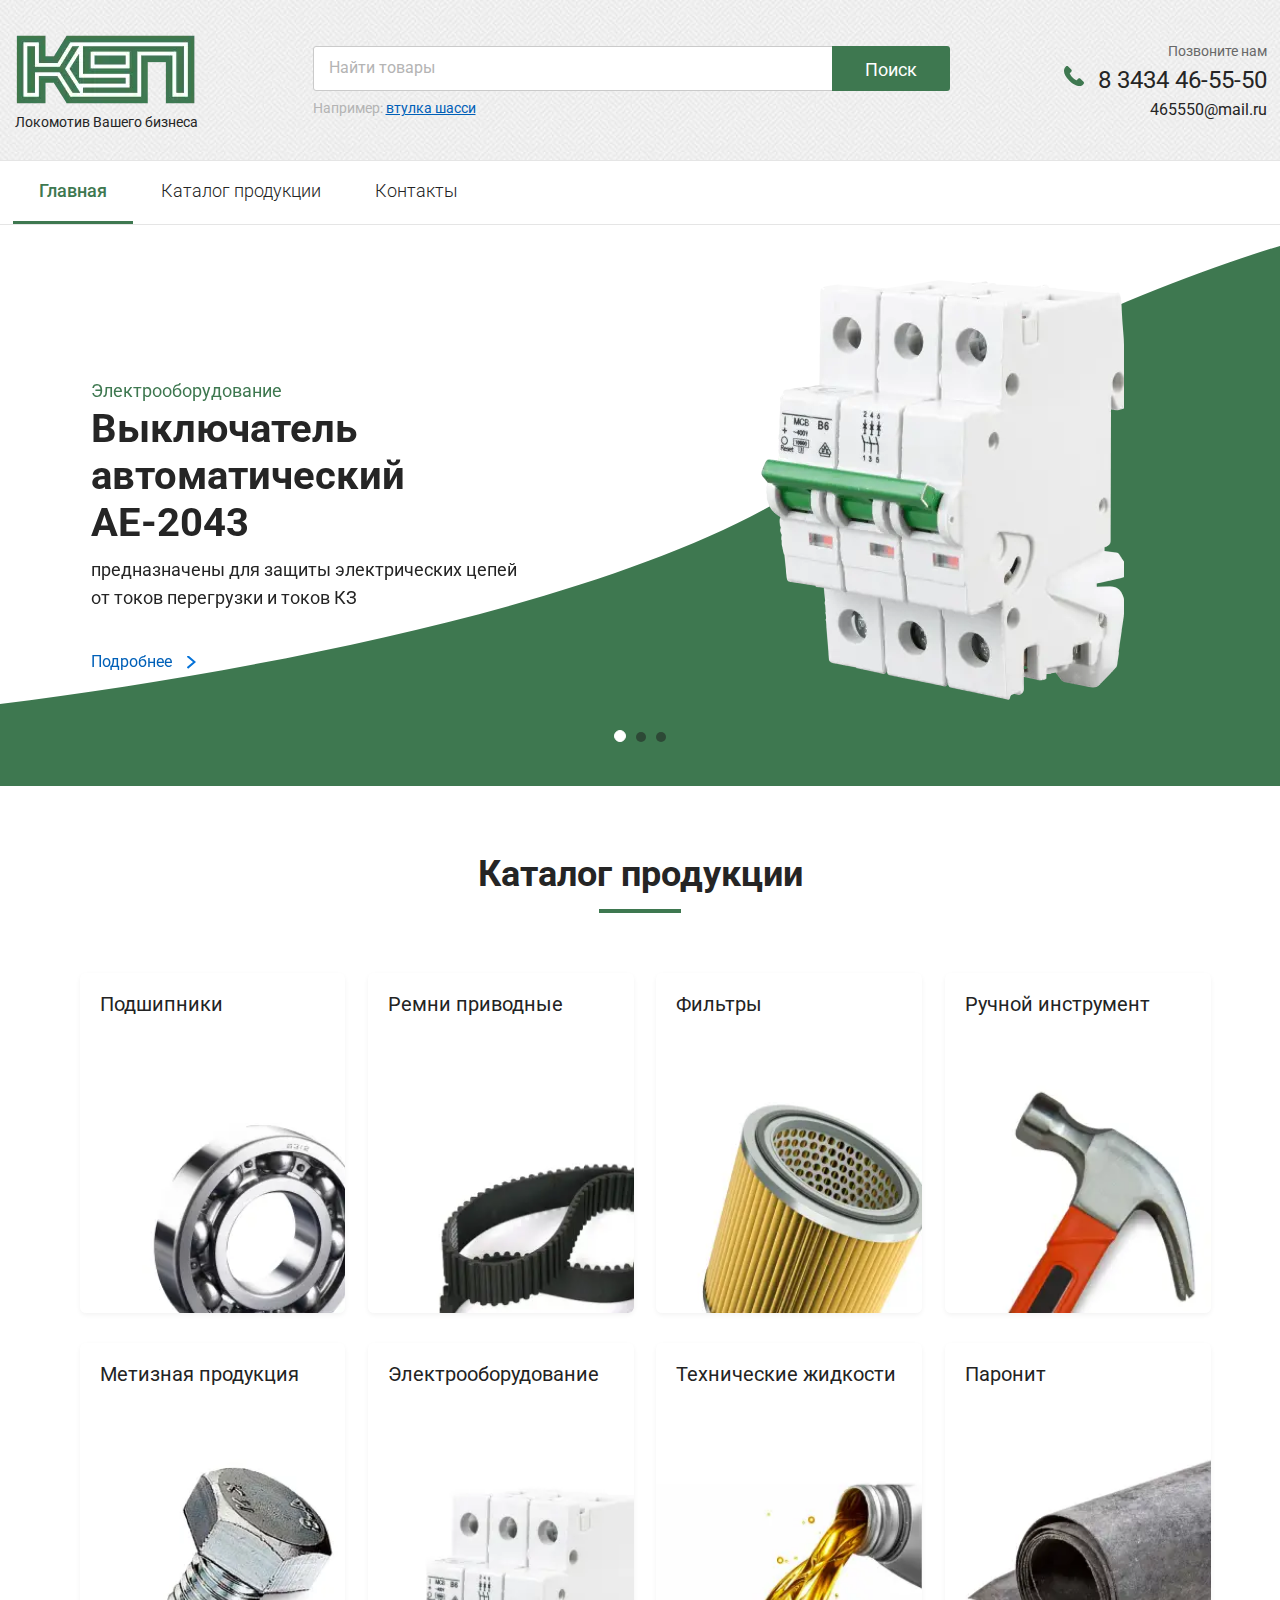
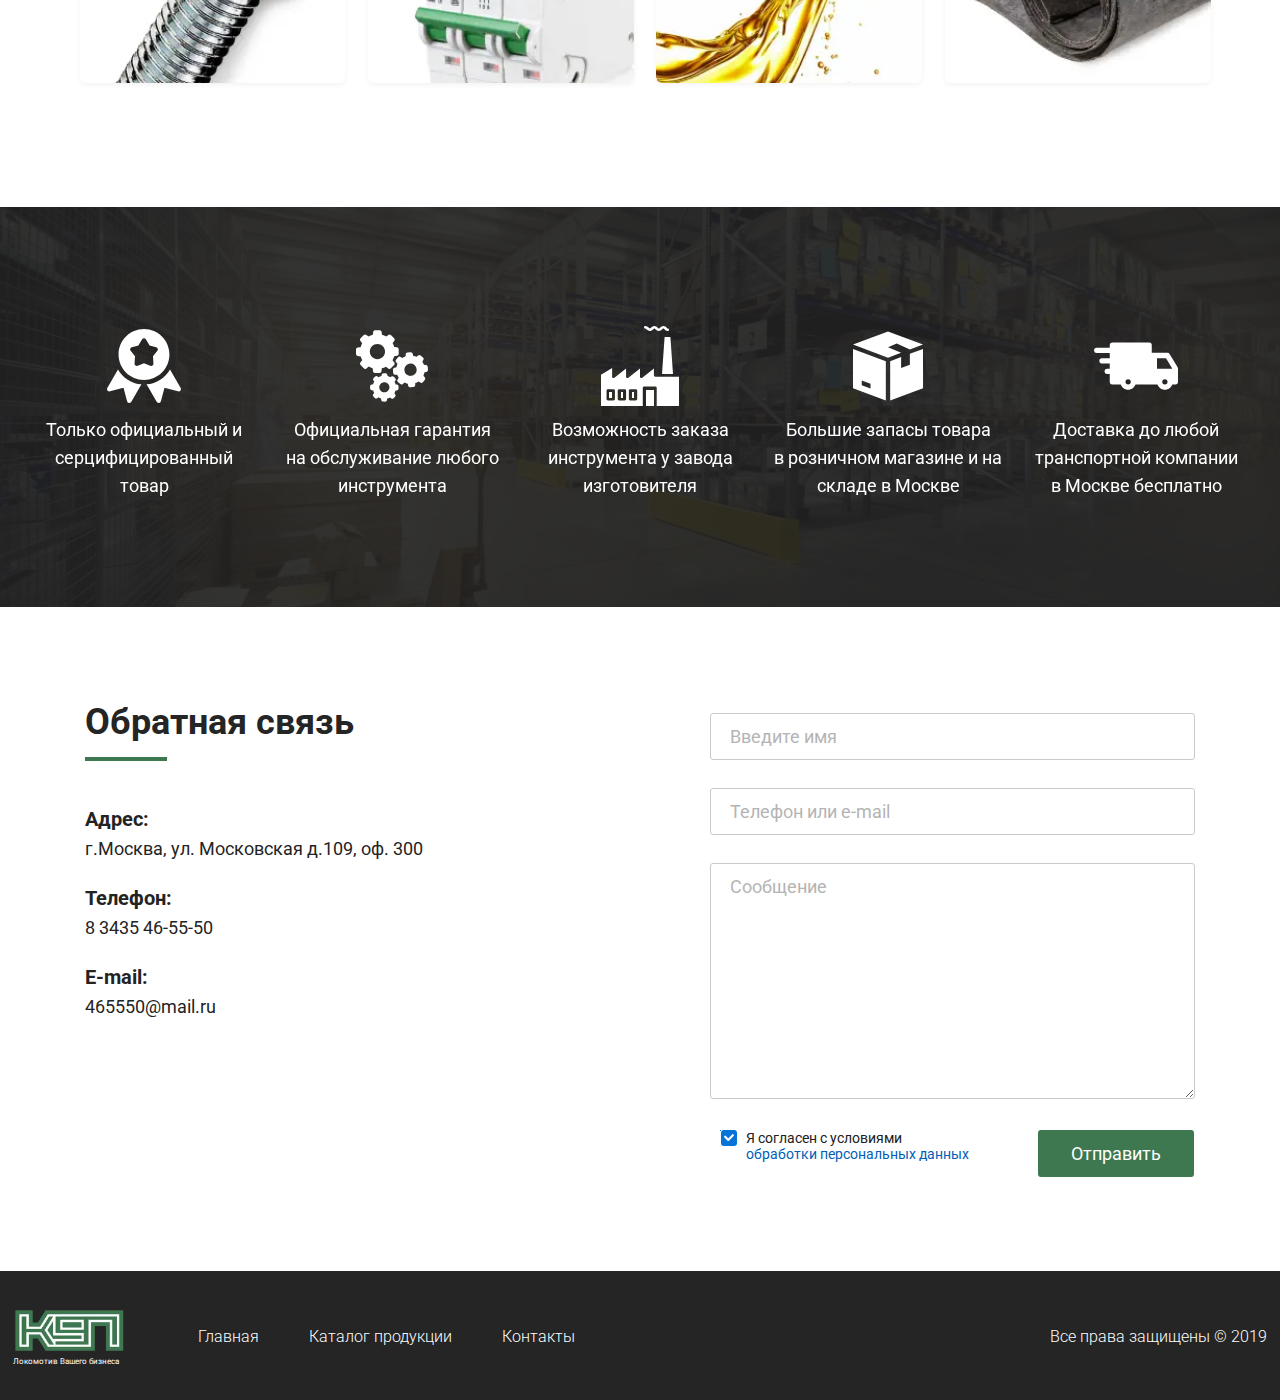
<file: index.html>
<!DOCTYPE html><html><head>	<meta charset="utf-8">	<meta name="format-detection" content="telephone=no">	<title>K9N - Локомотив Вашего Бизнеса</title>		<!--<link rel="shortcut icon" href="favicon.ico">-->	<!--<meta name="robots" content="noindex, nofollow">-->	<!--<meta name="viewport" content="width=device-widthm initial-scale=1.0, maximum-scale=1.0 user-scalable=0">-->	<meta name="viewport" content="width=device-width initial-scale=1.0">	<link href="https://fonts.googleapis.com/css2?family=Roboto:wght@300;400;500;700&display=swap" rel="stylesheet">	<link rel="stylesheet" href="css/style.min.css"></head><body>	<div class="wrapper">		<!-- Блок заголовка и меню -->		<header class="header">    <div class="header__row header__row_bg-img">        <div class="header__container">                    <div class="header__top-block">                <div class="header__logo logo">                    <a href="index.html" class="logo__link">                        <picture><source srcset="img/logo.webp" type="image/webp"><img src="img/logo.png" alt="Logo" class="logo__img"></picture>                    </a>                    <span class="logo__slogan">                        Локомотив Вашего бизнеса                    </span>                </div>                <div class="header__search search">                    <form action="/" class="search__form">                        <input type="search" name="q" placeholder="Найти товары" results=5 class="search__input">                        <input type="submit" value="Поиск" class="search__btn">                    </form>                    <div class="search__prompt">                        <span class="search__prompt-text">Например: </span>                        <a href="#" class="search__prompt-link">втулка шасси</a>                    </div>                </div>                <div class="header__contact-info contact-info">                    <p class="contact-info__text">Позвоните нам</p>                    <a class="contact-info__tel" href="tel:83435465550">8 3434 46-55-50</a>                    <a class="contact-info__mail" href="mailto:465550@mail.ru">465550@mail.ru</a>                </div>                <div class="icon__menu-bg">                    <div class="icon-menu">                        <span></span>                        <span></span>                        <span></span>                    </div>                </div>            </div>        </div>    </div>    <div class="header__row header__row_border-gray">        <div class="header__container">            <div class="header__menu menu">                                <nav class="menu__body">                    <ul class="menu__list">                        <li class="menu__list-item"><a class="menu__list-link menu__list-link_active" href="index.html" title="Главная">Главная</a></li>                        <li class="menu__list-item"><a class="menu__list-link " href="catalogy.html" title="Каталог продукции">Каталог продукции</a></li>                        <li class="menu__list-item"><a class="menu__list-link " href="contact.html" title="Контакты">Контакты</a></li>                    </ul>                </nav>            </div>        </div>    </div></header>		<main>			<!-- Блок слайдера -->			<section class="slider">    <div class="slider__container">        <div class="slider__content">            <div class="slick-slid">                <div class="slider__item slide">                    <div class="slide__text-content">                        <span class="slide__category">Электрооборудование</span>                        <h2 class="slide__header">Выключатель автоматический <span class="nowrap">AE-2043</span></h2>                        <p class="slide__text">предназначены для защиты электрических цепей от&nbsp;токов перегрузки и токов КЗ</p>                        <a href="#" class="slide__more">подробнее</a>                    </div>                    <div class="slide__img">                        <picture><source srcset="img/slide-img.webp" type="image/webp"><img src="img/slide-img.png" alt="slide-img"></picture>                    </div>                </div>                <div class="slider__item slide">                    <div class="slide__text-content">                        <span class="slide__category">Электрооборудование</span>                        <h2 class="slide__header">Выключатель автоматический <span class="nowrap">AE-2043</span></h2>                        <p class="slide__text">предназначены для защиты электрических цепей от&nbsp;токов перегрузки и токов КЗ</p>                        <a href="#" class="slide__more">подробнее</a>                    </div>                    <div class="slide__img">                        <picture><source srcset="img/slide-img.webp" type="image/webp"><img src="img/slide-img.png" alt="slide-img"></picture>                    </div>                </div>                <div class="slider__item slide">                    <div class="slide__text-content">                        <span class="slide__category">Электрооборудование</span>                        <h2 class="slide__header">Выключатель автоматический <span class="nowrap">AE-2043</span></h2>                        <p class="slide__text">предназначены для защиты электрических цепей от&nbsp;токов перегрузки и токов КЗ</p>                        <a href="#" class="slide__more">подробнее</a>                    </div>                    <div class="slide__img">                        <picture><source srcset="img/slide-img.webp" type="image/webp"><img src="img/slide-img.png" alt="slide-img"></picture>                    </div>                </div>            </div>        </div>    </div></section>			<!-- Блок категорий -->			<section class="category">    <div class="category__container">        <div class="category__content">            <h2 class="category__header block__title block__title_center">Каталог продукции</h2>            <div class="category__items card">                <a href="#" class="card__link">                    <h3 class="card__title">Подшипники</h3>                    <div class="card__img">                        <picture><source srcset="img/catalogy/img01.webp" type="image/webp"><img src="img/catalogy/img01.jpg" alt="img01"></picture>                    </div>                </a>                <a href="#" class="card__link">                    <h3 class="card__title">Ремни приводные</h3>                    <div class="card__img">                        <picture><source srcset="img/catalogy/img02.webp" type="image/webp"><img src="img/catalogy/img02.jpg" alt="img02"></picture>                    </div>                </a>                                <a href="#" class="card__link">                    <h3 class="card__title">Фильтры</h3>                    <div class="card__img">                        <picture><source srcset="img/catalogy/img03.webp" type="image/webp"><img src="img/catalogy/img03.jpg" alt="img03"></picture>                    </div>                </a>                                <a href="#" class="card__link">                    <h3 class="card__title">Ручной инструмент</h3>                    <div class="card__img">                        <picture><source srcset="img/catalogy/img04.webp" type="image/webp"><img src="img/catalogy/img04.jpg" alt="img04"></picture>                    </div>                </a>                                <a href="#" class="card__link">                    <h3 class="card__title">Метизная продукция</h3>                    <div class="card__img">                        <picture><source srcset="img/catalogy/img05.webp" type="image/webp"><img src="img/catalogy/img05.jpg" alt="img05"></picture>                    </div>                </a>                                <a href="#" class="card__link">                    <h3 class="card__title">Электро&shy;оборудование</h3>                    <div class="card__img">                        <picture><source srcset="img/catalogy/img06.webp" type="image/webp"><img src="img/catalogy/img06.jpg" alt="img06"></picture>                    </div>                </a>                                <a href="#" class="card__link">                    <h3 class="card__title">Технические жидкости</h3>                    <div class="card__img">                        <picture><source srcset="img/catalogy/img07.webp" type="image/webp"><img src="img/catalogy/img07.jpg" alt="img07"></picture>                    </div>                </a>                <a href="#" class="card__link">                    <h3 class="card__title">Паронит</h3>                    <div class="card__img">                        <picture><source srcset="img/catalogy/img08.webp" type="image/webp"><img src="img/catalogy/img08.jpg" alt="img08"></picture>                    </div>                </a>                            </div>        </div>    </div></section>			<!-- Блок преимуществ -->			<section class="advantages">    <div class="advantages__bg">        <div class="advantages__container">            <div class="advantages__content">                <div class="advantages__slid">                    <div class="advantages__items advantage">                        <div class="advantage__img">                            <picture><source srcset="img/icon/ad01.svg" type="image/webp"><img src="img/icon/ad01.svg" alt="ad01"></picture>                        </div>                        <div class="advantage__text">Только официальный и серцифицированный товар</div>                    </div>                    <div class="advantages__items advantage">                        <div class="advantage__img">                            <picture><source srcset="img/icon/ad02.svg" type="image/webp"><img src="img/icon/ad02.svg" alt="ad02"></picture>                        </div>                        <div class="advantage__text">Официальная гарантия на&nbsp;обслуживание любого инструмента</div>                    </div>                    <div class="advantages__items advantage">                        <div class="advantage__img">                            <picture><source srcset="img/icon/ad03.svg" type="image/webp"><img src="img/icon/ad03.svg" alt="ad03"></picture>                        </div>                        <div class="advantage__text">Возможность заказа инструмента у завода изготовителя</div>                    </div>                    <div class="advantages__items advantage">                        <div class="advantage__img">                            <picture><source srcset="img/icon/ad04.svg" type="image/webp"><img src="img/icon/ad04.svg" alt="ad04"></picture>                        </div>                        <div class="advantage__text">Большие запасы товара в&nbsp;розничном магазине и на складе в Москве</div>                    </div>                    <div class="advantages__items advantage">                        <div class="advantage__img">                            <picture><source srcset="img/icon/ad05.svg" type="image/webp"><img src="img/icon/ad05.svg" alt="ad05"></picture>                        </div>                        <div class="advantage__text">Доставка до любой транспортной компании в&nbsp;Москве бесплатно </div>                    </div>                </div>            </div>        </div>    </div></section>			<!-- Блок обратной связи -->			<section class="feedback">    <div class="feedback__container">                <div class="feedback__content">            <div class="feedback__text-block">                <h3 class="feedback__header block__title block__title_left">Обратная связь</h3>                <p class="feedback__title">Адрес:</p>                <p class="feedback__text">г.Москва, ул. Московская д.109, оф. 300 </p>                <p class="feedback__title">Телефон:</p>                <p class="feedback__text">8 3435 46-55-50</p>                <p class="feedback__title">E-mail:</p>                <p class="feedback__text">465550@mail.ru</p>                            </div>            <div class="feedback__form form">                <form action="#">                    <div class="form__field">                        <input class="form__input-field" type="text" name="name" id="name" placeholder="Введите имя">                        <label class="form__label-float" for="name">Введите имя</label>                    </div>                    <div class="form__field">                        <input class="form__input-field" type="text" name="email" id="email" placeholder="Телефон или e-mail">                        <label class="form__label-float" for="email">Телефон или e-mail</label>                    </div>                    <div class="form__field">                        <textarea class="form__input-field" name="msg" id="msg" cols="30" rows="10" placeholder="Сообщение"></textarea>                        <label class="form__label-float" for="msg">Сообщение</label>                    </div>                    <div class="form__bottom-row">                        <label class="form__label-checkbox" >                                <input class="form__checkbox-hide" type="checkbox" name="ruls" id="ruls" checked>                                <span class="form__checkbox-show"></span>                                <div>                                    <span>Я согласен с условиями</span><br>                                    <a href="#">обработки персональных данных</a>                                </div>                            </label>                                                <input class="form__submit" type="submit" value="отправить">                    </div>                </form>            </div>        </div>    </div></section>		</main>		<!-- Блок подвала -->		<footer class="footer">    <div class="footer__container">        <div class="footer__content">            <div class="footer__logo">                <a href="index.html">                    <picture><source srcset="img/logo.webp" type="image/webp"><img class="footer__logo-img" src="img/logo.png" alt="logo"></picture>                </a>                <span class="footer__slogan">Локомотив Вашего бизнеса</span>            </div>            <nav class="footer__menu">                <ul class="footer__menu-body">                    <li class="footer__menu-item">                        <a href="index.html" class="footer__menu-link">Главная</a>                    </li>                    <li class="footer__menu-item">                        <a href="catalogy.html" class="footer__menu-link">Каталог продукции</a>                    </li>                    <li class="footer__menu-item">                        <a href="contact.html" class="footer__menu-link">Контакты</a>                    </li>                </ul>            </nav>            <div class="footer__all-right">Все права защищены ©  2019</div>        </div>    </div></footer>	</div>		<!--<script src="https://code.jquery.com/jquery-3.6.0.min.js"></script>-->	<script src="js/script.js"></script>	</body></html>
</file>
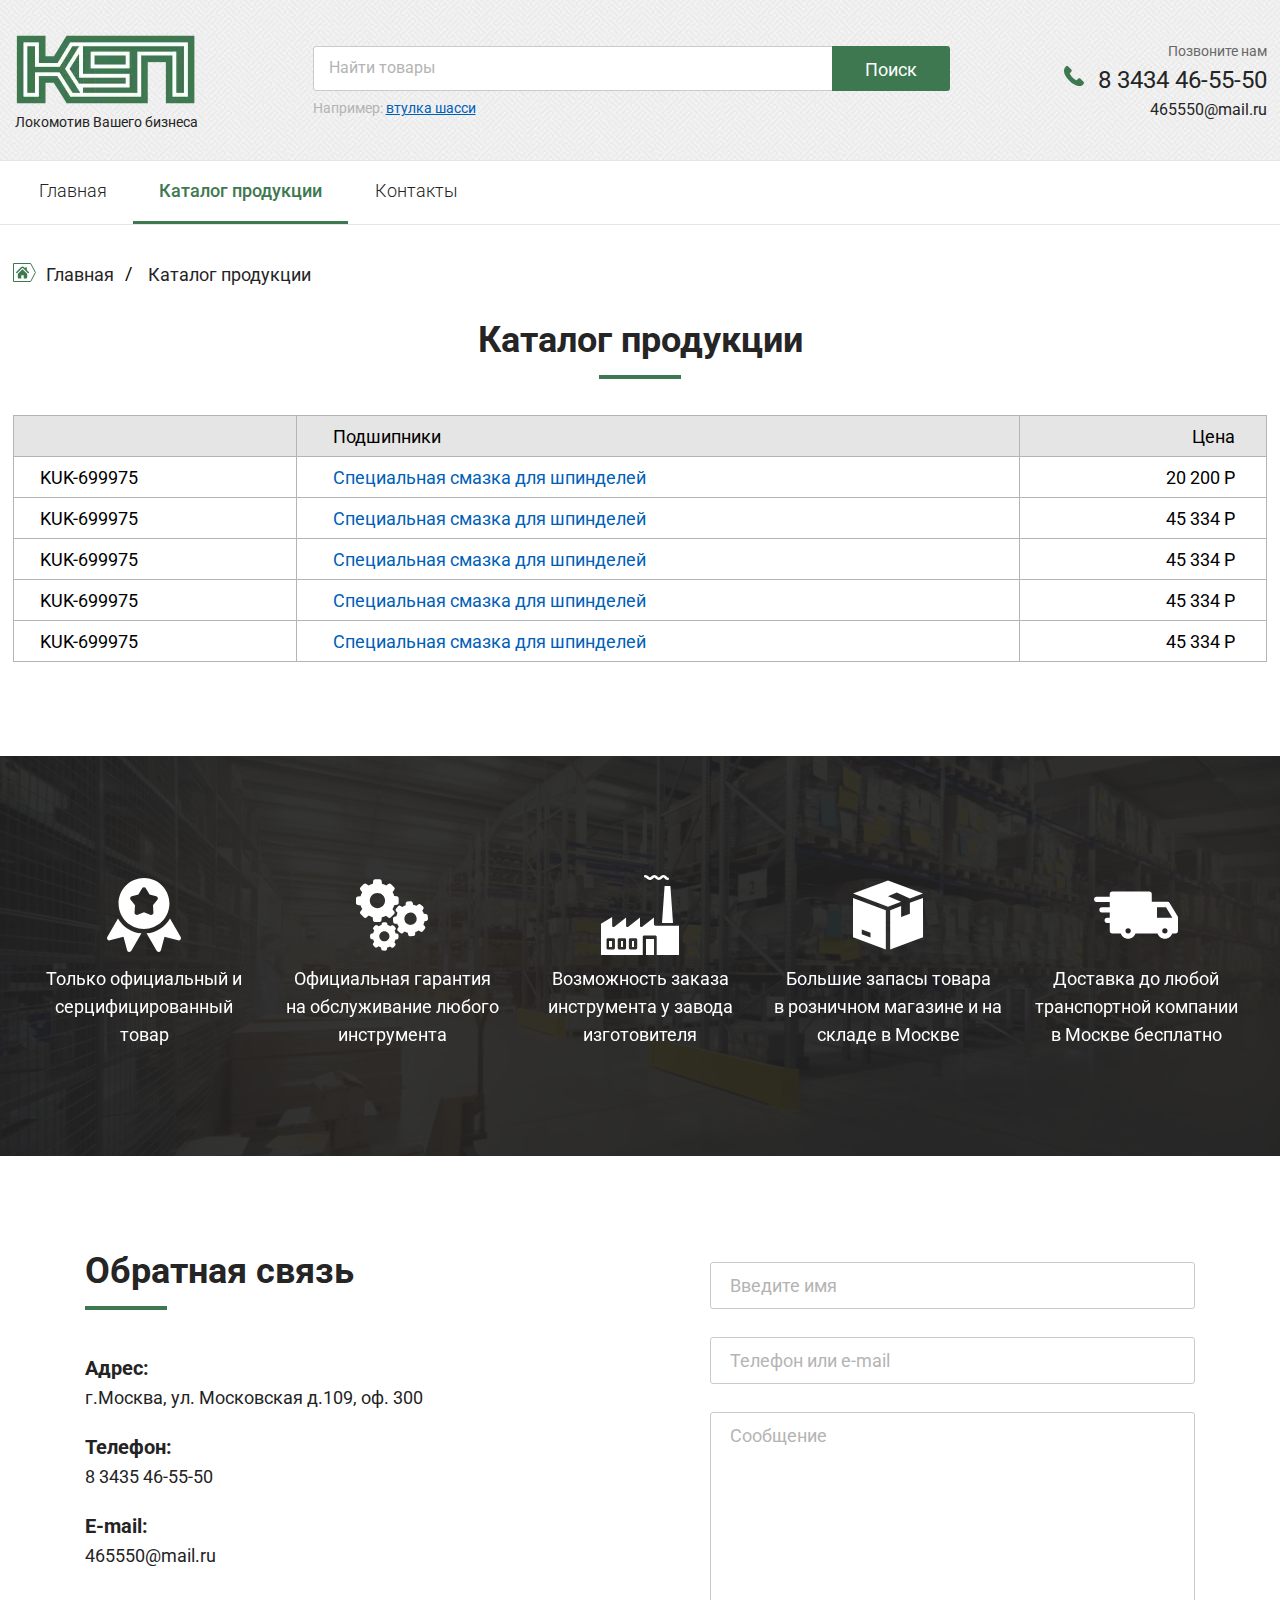
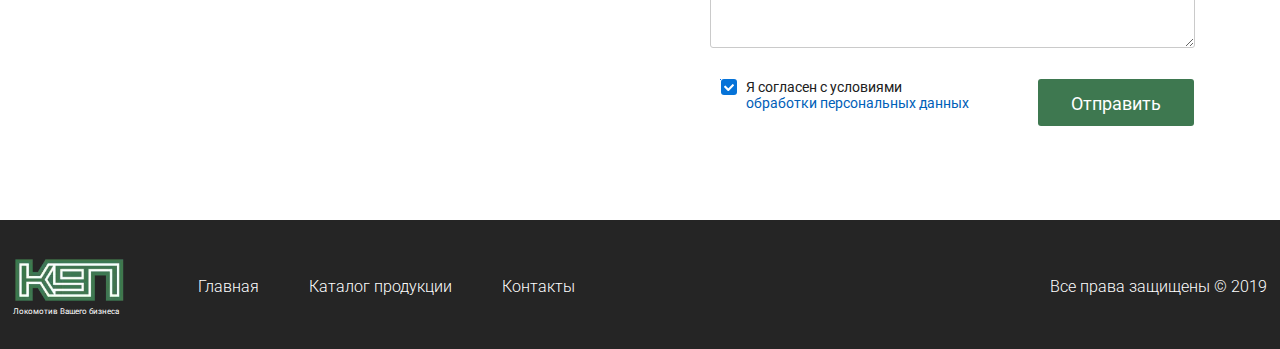
<file: catalogy.html>
<!DOCTYPE html><html><head>	<meta charset="utf-8">	<meta name="format-detection" content="telephone=no">	<title>K9N - Локомотив Вашего Бизнеса</title>		<!--<link rel="shortcut icon" href="favicon.ico">-->	<!--<meta name="robots" content="noindex, nofollow">-->	<!--<meta name="viewport" content="width=device-widthm initial-scale=1.0, maximum-scale=1.0 user-scalable=0">-->	<meta name="viewport" content="width=device-width initial-scale=1.0">	<link href="https://fonts.googleapis.com/css2?family=Roboto:wght@300;400;500;700&display=swap" rel="stylesheet">	<link rel="stylesheet" href="css/style.min.css"></head><body>	<div class="wrapper">		<!-- Блок заголовка и меню -->		<header class="header">    <div class="header__row header__row_bg-img">        <div class="header__container">                    <div class="header__top-block">                <div class="header__logo logo">                    <a href="index.html" class="logo__link">                        <picture><source srcset="img/logo.webp" type="image/webp"><img src="img/logo.png" alt="Logo" class="logo__img"></picture>                    </a>                    <span class="logo__slogan">                        Локомотив Вашего бизнеса                    </span>                </div>                <div class="header__search search">                    <form action="/" class="search__form">                        <input type="search" name="q" placeholder="Найти товары" results=5 class="search__input">                        <input type="submit" value="Поиск" class="search__btn">                    </form>                    <div class="search__prompt">                        <span class="search__prompt-text">Например: </span>                        <a href="#" class="search__prompt-link">втулка шасси</a>                    </div>                </div>                <div class="header__contact-info contact-info">                    <p class="contact-info__text">Позвоните нам</p>                    <a class="contact-info__tel" href="tel:83435465550">8 3434 46-55-50</a>                    <a class="contact-info__mail" href="mailto:465550@mail.ru">465550@mail.ru</a>                </div>                <div class="icon__menu-bg">                    <div class="icon-menu">                        <span></span>                        <span></span>                        <span></span>                    </div>                </div>            </div>        </div>    </div>    <div class="header__row header__row_border-gray">        <div class="header__container">            <div class="header__menu menu">                                <nav class="menu__body">                    <ul class="menu__list">                        <li class="menu__list-item"><a class="menu__list-link " href="index.html" title="Главная">Главная</a></li>                        <li class="menu__list-item"><a class="menu__list-link menu__list-link_active" href="catalogy.html" title="Каталог продукции">Каталог продукции</a></li>                        <li class="menu__list-item"><a class="menu__list-link " href="contact.html" title="Контакты">Контакты</a></li>                    </ul>                </nav>            </div>        </div>    </div></header>		<main>						<!-- Блок хлебные крошки -->			<div class="breadcrumbs">    <div class="breadcrumbs__container">        <div class="breadcrumbs__content">            <ul class="breadcrumbs__items">                <li><a href="index.html" class="breadcrumbs__link">Главная</a></li>                <li><a href="catalogy.html" class="breadcrumbs__link">Каталог продукции</a></li>						            </ul>        </div>    </div></div>			<div class="catalogy">				<div class="catalogy__container">					<div class="catalogy__content">						<h2 class="catalogy__header block__title block__title_center">Каталог продукции</h2>						<table class="catalogy__table table">							<tr class="table__row table__row_header">								<td></td>								<td>Подшипники</td>								<td>Цена</td>							</tr>							<tr class="table__row">								<td data-label=" ">KUK-699975</td>								<td data-label="Подшипники"><a href="product.html">Специальная смазка для шпинделей</a></td>								<td data-label="Цена">20 200 Р</td>							</tr>							<tr class="table__row">								<td data-label="">KUK-699975</td>								<td data-label="Подшипники"><a href="product.html">Специальная смазка для шпинделей</a></td>								<td data-label="Цена">45 334 Р</td>							</tr>							<tr class="table__row">								<td data-label=" ">KUK-699975</td>								<td data-label="Подшипники"><a href="product.html">Специальная смазка для шпинделей</a></td>								<td data-label="Цена">45 334 Р</td>							</tr>							<tr class="table__row">								<td data-label="">KUK-699975</td>								<td data-label="Подшипники"><a href="product.html">Специальная смазка для шпинделей</a></td>								<td data-label="Цена">45 334 Р</td>							</tr>							<tr class="table__row">								<td data-label="">KUK-699975</td>								<td data-label="Подшипники"><a href="product.html">Специальная смазка для шпинделей</a></td>								<td data-label="Цена">45 334 Р</td>							</tr>						</table>											</div>				</div>			</div>			<!-- Блок преимуществ -->			<section class="advantages">    <div class="advantages__bg">        <div class="advantages__container">            <div class="advantages__content">                <div class="advantages__slid">                    <div class="advantages__items advantage">                        <div class="advantage__img">                            <picture><source srcset="img/icon/ad01.svg" type="image/webp"><img src="img/icon/ad01.svg" alt="ad01"></picture>                        </div>                        <div class="advantage__text">Только официальный и серцифицированный товар</div>                    </div>                    <div class="advantages__items advantage">                        <div class="advantage__img">                            <picture><source srcset="img/icon/ad02.svg" type="image/webp"><img src="img/icon/ad02.svg" alt="ad02"></picture>                        </div>                        <div class="advantage__text">Официальная гарантия на&nbsp;обслуживание любого инструмента</div>                    </div>                    <div class="advantages__items advantage">                        <div class="advantage__img">                            <picture><source srcset="img/icon/ad03.svg" type="image/webp"><img src="img/icon/ad03.svg" alt="ad03"></picture>                        </div>                        <div class="advantage__text">Возможность заказа инструмента у завода изготовителя</div>                    </div>                    <div class="advantages__items advantage">                        <div class="advantage__img">                            <picture><source srcset="img/icon/ad04.svg" type="image/webp"><img src="img/icon/ad04.svg" alt="ad04"></picture>                        </div>                        <div class="advantage__text">Большие запасы товара в&nbsp;розничном магазине и на складе в Москве</div>                    </div>                    <div class="advantages__items advantage">                        <div class="advantage__img">                            <picture><source srcset="img/icon/ad05.svg" type="image/webp"><img src="img/icon/ad05.svg" alt="ad05"></picture>                        </div>                        <div class="advantage__text">Доставка до любой транспортной компании в&nbsp;Москве бесплатно </div>                    </div>                </div>            </div>        </div>    </div></section>			<!-- Блок обратной связи -->			<section class="feedback">    <div class="feedback__container">                <div class="feedback__content">            <div class="feedback__text-block">                <h3 class="feedback__header block__title block__title_left">Обратная связь</h3>                <p class="feedback__title">Адрес:</p>                <p class="feedback__text">г.Москва, ул. Московская д.109, оф. 300 </p>                <p class="feedback__title">Телефон:</p>                <p class="feedback__text">8 3435 46-55-50</p>                <p class="feedback__title">E-mail:</p>                <p class="feedback__text">465550@mail.ru</p>                            </div>            <div class="feedback__form form">                <form action="#">                    <div class="form__field">                        <input class="form__input-field" type="text" name="name" id="name" placeholder="Введите имя">                        <label class="form__label-float" for="name">Введите имя</label>                    </div>                    <div class="form__field">                        <input class="form__input-field" type="text" name="email" id="email" placeholder="Телефон или e-mail">                        <label class="form__label-float" for="email">Телефон или e-mail</label>                    </div>                    <div class="form__field">                        <textarea class="form__input-field" name="msg" id="msg" cols="30" rows="10" placeholder="Сообщение"></textarea>                        <label class="form__label-float" for="msg">Сообщение</label>                    </div>                    <div class="form__bottom-row">                        <label class="form__label-checkbox" >                                <input class="form__checkbox-hide" type="checkbox" name="ruls" id="ruls" checked>                                <span class="form__checkbox-show"></span>                                <div>                                    <span>Я согласен с условиями</span><br>                                    <a href="#">обработки персональных данных</a>                                </div>                            </label>                                                <input class="form__submit" type="submit" value="отправить">                    </div>                </form>            </div>        </div>    </div></section>		</main>		<!-- Блок подвала -->		<footer class="footer">    <div class="footer__container">        <div class="footer__content">            <div class="footer__logo">                <a href="index.html">                    <picture><source srcset="img/logo.webp" type="image/webp"><img class="footer__logo-img" src="img/logo.png" alt="logo"></picture>                </a>                <span class="footer__slogan">Локомотив Вашего бизнеса</span>            </div>            <nav class="footer__menu">                <ul class="footer__menu-body">                    <li class="footer__menu-item">                        <a href="index.html" class="footer__menu-link">Главная</a>                    </li>                    <li class="footer__menu-item">                        <a href="catalogy.html" class="footer__menu-link">Каталог продукции</a>                    </li>                    <li class="footer__menu-item">                        <a href="contact.html" class="footer__menu-link">Контакты</a>                    </li>                </ul>            </nav>            <div class="footer__all-right">Все права защищены ©  2019</div>        </div>    </div></footer>	</div>		<!--<script src="https://code.jquery.com/jquery-3.6.0.min.js"></script>-->	<script src="js/script.js"></script>	</body></html>
</file>
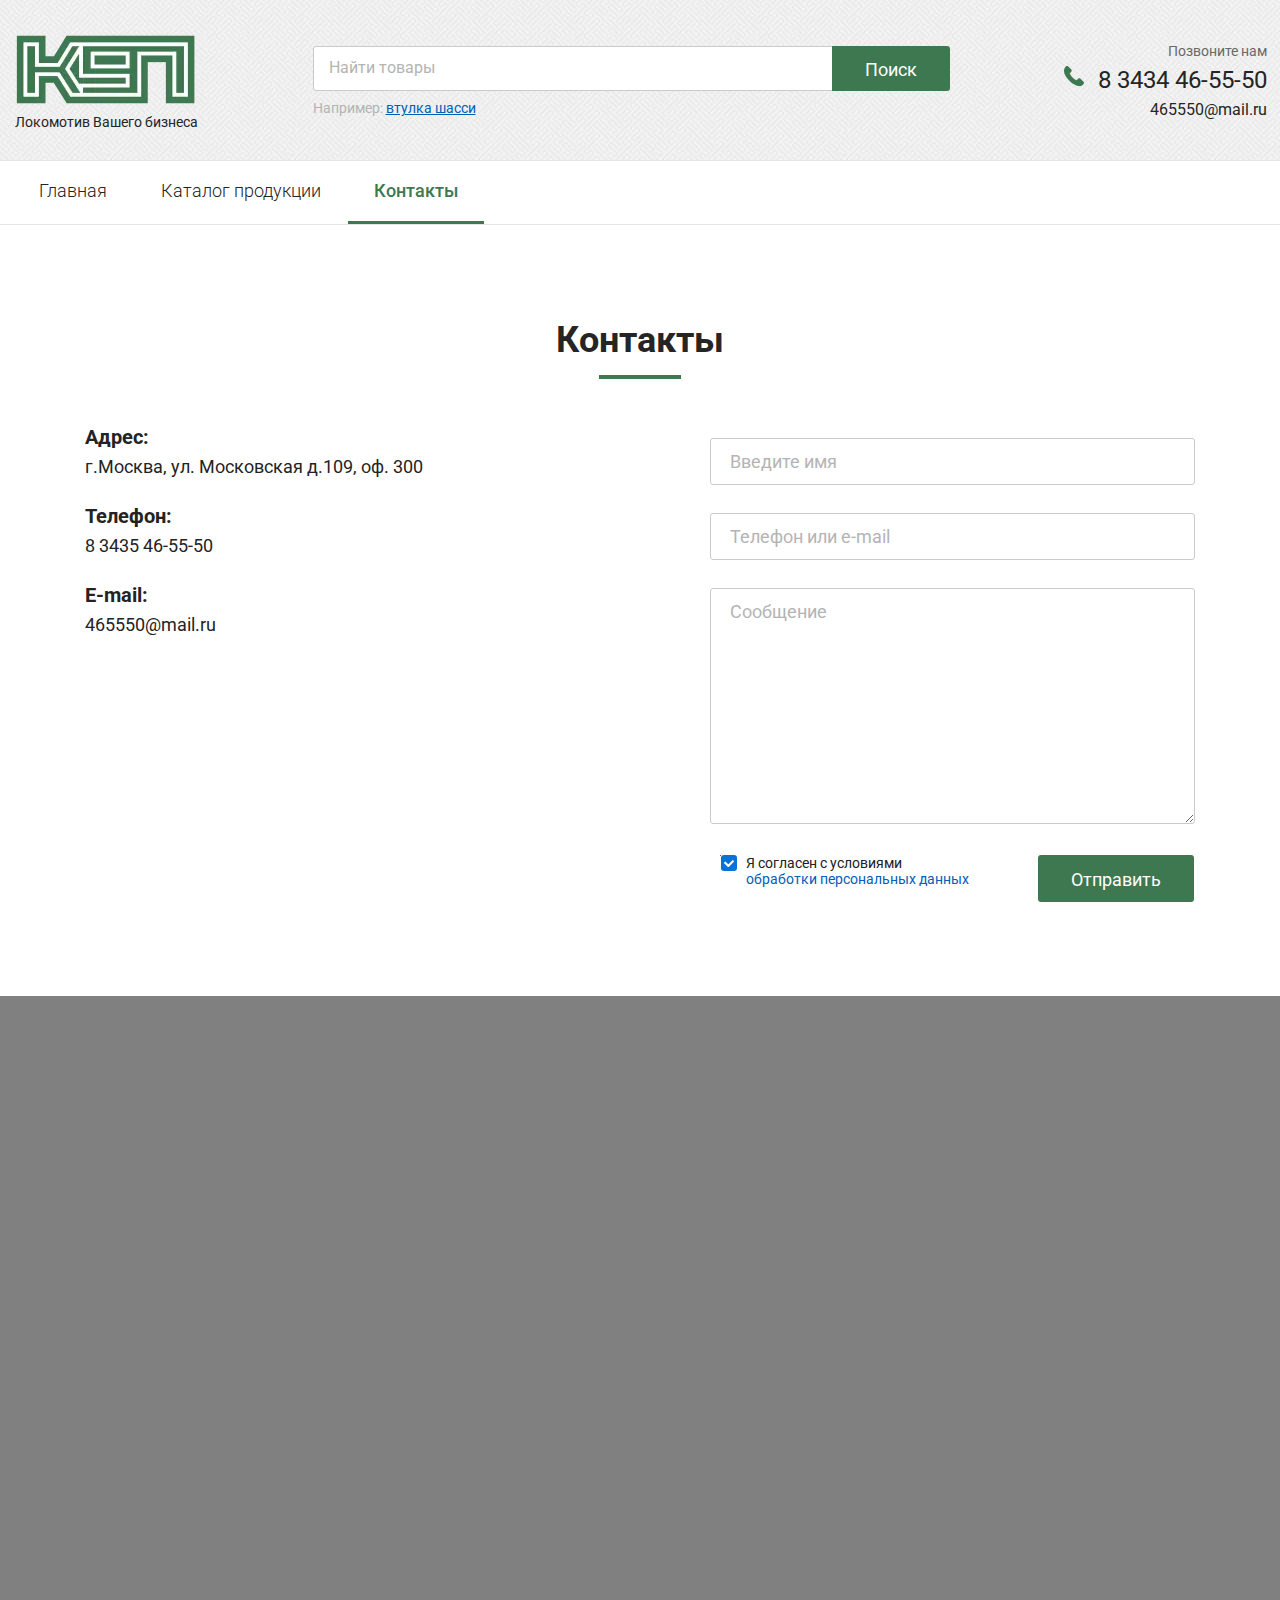
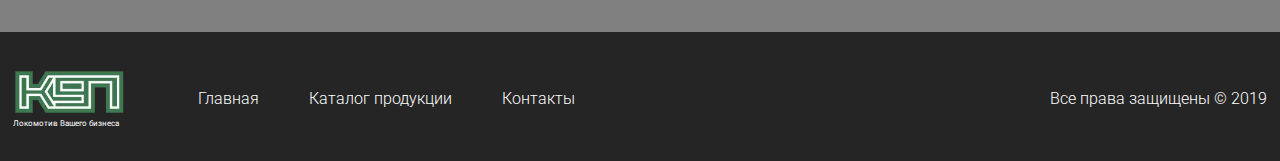
<file: contact.html>
<!DOCTYPE html><html><head>	<meta charset="utf-8">	<meta name="format-detection" content="telephone=no">	<title>K9N - Локомотив Вашего Бизнеса</title>		<!--<link rel="shortcut icon" href="favicon.ico">-->	<!--<meta name="robots" content="noindex, nofollow">-->	<!--<meta name="viewport" content="width=device-widthm initial-scale=1.0, maximum-scale=1.0 user-scalable=0">-->	<meta name="viewport" content="width=device-width initial-scale=1.0">	<link href="https://fonts.googleapis.com/css2?family=Roboto:wght@300;400;500;700&display=swap" rel="stylesheet">	<link rel="stylesheet" href="css/style.min.css">	</head><body>	<div class="wrapper">		<!-- Блок заголовка и меню -->		<header class="header">    <div class="header__row header__row_bg-img">        <div class="header__container">                    <div class="header__top-block">                <div class="header__logo logo">                    <a href="index.html" class="logo__link">                        <picture><source srcset="img/logo.webp" type="image/webp"><img src="img/logo.png" alt="Logo" class="logo__img"></picture>                    </a>                    <span class="logo__slogan">                        Локомотив Вашего бизнеса                    </span>                </div>                <div class="header__search search">                    <form action="/" class="search__form">                        <input type="search" name="q" placeholder="Найти товары" results=5 class="search__input">                        <input type="submit" value="Поиск" class="search__btn">                    </form>                    <div class="search__prompt">                        <span class="search__prompt-text">Например: </span>                        <a href="#" class="search__prompt-link">втулка шасси</a>                    </div>                </div>                <div class="header__contact-info contact-info">                    <p class="contact-info__text">Позвоните нам</p>                    <a class="contact-info__tel" href="tel:83435465550">8 3434 46-55-50</a>                    <a class="contact-info__mail" href="mailto:465550@mail.ru">465550@mail.ru</a>                </div>                <div class="icon__menu-bg">                    <div class="icon-menu">                        <span></span>                        <span></span>                        <span></span>                    </div>                </div>            </div>        </div>    </div>    <div class="header__row header__row_border-gray">        <div class="header__container">            <div class="header__menu menu">                                <nav class="menu__body">                    <ul class="menu__list">                        <li class="menu__list-item"><a class="menu__list-link " href="index.html" title="Главная">Главная</a></li>                        <li class="menu__list-item"><a class="menu__list-link " href="catalogy.html" title="Каталог продукции">Каталог продукции</a></li>                        <li class="menu__list-item"><a class="menu__list-link menu__list-link_active" href="contact.html" title="Контакты">Контакты</a></li>                    </ul>                </nav>            </div>        </div>    </div></header>		<main>			<!-- Блок обратной связи -->			<section class="feedback">    <div class="feedback__container">        <h3 class="feedback__header block__title block__title_center">Контакты</h3>        <div class="feedback__content">            <div class="feedback__text-block">                                <p class="feedback__title">Адрес:</p>                <p class="feedback__text">г.Москва, ул. Московская д.109, оф. 300 </p>                <p class="feedback__title">Телефон:</p>                <p class="feedback__text">8 3435 46-55-50</p>                <p class="feedback__title">E-mail:</p>                <p class="feedback__text">465550@mail.ru</p>                            </div>            <div class="feedback__form form">                <form action="#">                    <div class="form__field">                        <input class="form__input-field" type="text" name="name" id="name" placeholder="Введите имя">                        <label class="form__label-float" for="name">Введите имя</label>                    </div>                    <div class="form__field">                        <input class="form__input-field" type="text" name="email" id="email" placeholder="Телефон или e-mail">                        <label class="form__label-float" for="email">Телефон или e-mail</label>                    </div>                    <div class="form__field">                        <textarea class="form__input-field" name="msg" id="msg" cols="30" rows="10" placeholder="Сообщение"></textarea>                        <label class="form__label-float" for="msg">Сообщение</label>                    </div>                    <div class="form__bottom-row">                        <label class="form__label-checkbox" >                                <input class="form__checkbox-hide" type="checkbox" name="ruls" id="ruls" checked>                                <span class="form__checkbox-show"></span>                                <div>                                    <span>Я согласен с условиями</span><br>                                    <a href="#">обработки персональных данных</a>                                </div>                            </label>                                                <input class="form__submit" type="submit" value="отправить">                    </div>                </form>            </div>        </div>    </div></section>			<!-- Блок карты -->			<div id="map" class="map"></div><script src="https://api-maps.yandex.ru/2.1/?lang=ru_RU"></script><script src="js/map.js"></script>		</main>		<!-- Блок подвала -->		<footer class="footer">    <div class="footer__container">        <div class="footer__content">            <div class="footer__logo">                <a href="index.html">                    <picture><source srcset="img/logo.webp" type="image/webp"><img class="footer__logo-img" src="img/logo.png" alt="logo"></picture>                </a>                <span class="footer__slogan">Локомотив Вашего бизнеса</span>            </div>            <nav class="footer__menu">                <ul class="footer__menu-body">                    <li class="footer__menu-item">                        <a href="index.html" class="footer__menu-link">Главная</a>                    </li>                    <li class="footer__menu-item">                        <a href="catalogy.html" class="footer__menu-link">Каталог продукции</a>                    </li>                    <li class="footer__menu-item">                        <a href="contact.html" class="footer__menu-link">Контакты</a>                    </li>                </ul>            </nav>            <div class="footer__all-right">Все права защищены ©  2019</div>        </div>    </div></footer>	</div>		<script src="js/script.js"></script></body></html>
</file>
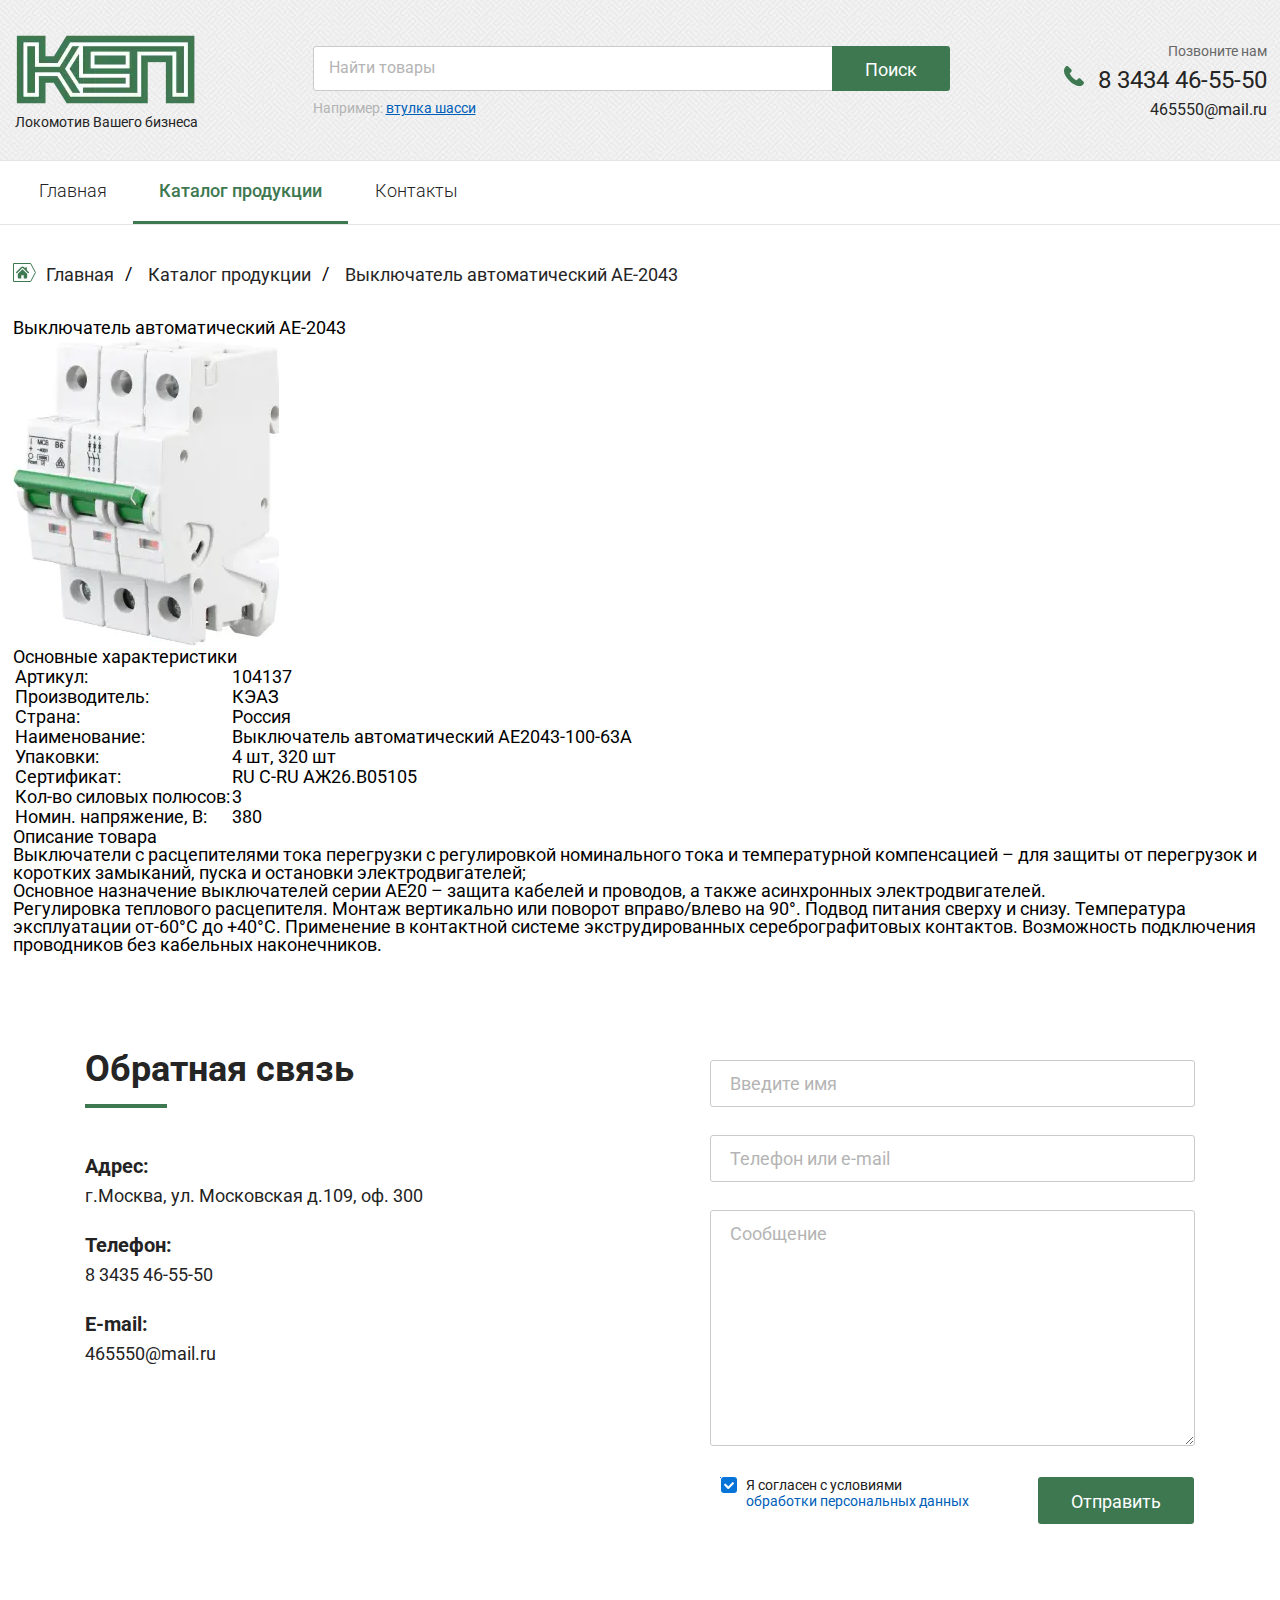
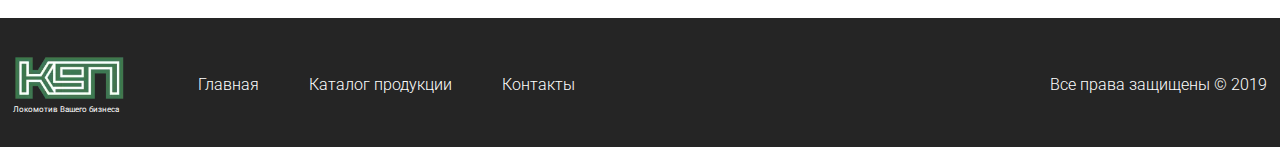
<file: product.html>
<!DOCTYPE html><html><head>	<meta charset="utf-8">	<meta name="format-detection" content="telephone=no">	<title>K9N - Локомотив Вашего Бизнеса</title>		<!--<link rel="shortcut icon" href="favicon.ico">-->	<!--<meta name="robots" content="noindex, nofollow">-->	<!--<meta name="viewport" content="width=device-widthm initial-scale=1.0, maximum-scale=1.0 user-scalable=0">-->	<meta name="viewport" content="width=device-width initial-scale=1.0">	<link href="https://fonts.googleapis.com/css2?family=Roboto:wght@300;400;500;700&display=swap" rel="stylesheet">	<link rel="stylesheet" href="css/style.min.css"></head><body>	<div class="wrapper">		<!-- Блок заголовка и меню -->		<header class="header">    <div class="header__row header__row_bg-img">        <div class="header__container">                    <div class="header__top-block">                <div class="header__logo logo">                    <a href="index.html" class="logo__link">                        <picture><source srcset="img/logo.webp" type="image/webp"><img src="img/logo.png" alt="Logo" class="logo__img"></picture>                    </a>                    <span class="logo__slogan">                        Локомотив Вашего бизнеса                    </span>                </div>                <div class="header__search search" data-da=".new-pos-search,767,1">                    <form action="/" class="search__form">                        <input type="search" name="q" placeholder="Найти товары" results=5 class="search__input">                        <input type="submit" value="Поиск" class="search__btn">                    </form>                    <div class="search__prompt">                        <span class="search__prompt-text">Например: </span>                        <a href="#" class="search__prompt-link">втулка шасси</a>                    </div>                </div>                <div class="header__contact-info contact-info">                    <p class="contact-info__text">Позвоните нам</p>                    <a class="contact-info__tel" href="tel:83435465550">8 3434 46-55-50</a>                    <a class="contact-info__mail" href="mailto:465550@mail.ru">465550@mail.ru</a>                </div>                <div class="icon__menu-bg">                    <div class="icon-menu">                        <span></span>                        <span></span>                        <span></span>                    </div>                </div>            </div>        </div>    </div>    <div class="header__row header__row_border-gray">        <div class="header__container">            <div class="header__menu menu">                                <nav class="menu__body">                    <ul class="menu__list">                        <li class="menu__list-item"><a class="menu__list-link " href="index.html" title="Главная">Главная</a></li>                        <li class="menu__list-item"><a class="menu__list-link menu__list-link_active" href="catalogy.html" title="Каталог продукции">Каталог продукции</a></li>                        <li class="menu__list-item"><a class="menu__list-link " href="contact.html" title="Контакты">Контакты</a></li>                    </ul>                </nav>            </div>        </div>    </div>    <div class="new-pos-search"></div></header>		<main>	            <!-- Блок хлебные крошки -->			<div class="breadcrumbs">    <div class="breadcrumbs__container">        <div class="breadcrumbs__content">            <ul class="breadcrumbs__items">                <li><a href="index.html" class="breadcrumbs__link">Главная</a></li>                <li><a href="catalogy.html" class="breadcrumbs__link">Каталог продукции</a></li><li><a href="product.html" class="breadcrumbs__link">Выключатель автоматический АЕ-2043</a></li>            </ul>        </div>    </div></div>                        <!-- Блок карточки товара-->			<div class="item-card">    <div class="item-card__container">        <div class="item-card__content">            <h2 class="item-card__header">Выключатель автоматический АЕ-2043</h2>            <div class="item-card__body">                <div class="item-card__img-border">                    <picture><source srcset="img/img-card/img1.webp" type="image/webp"><img src="img/img-card/img1.jpg" alt="image"></picture>                                    </div>                <div class="item-card__spec">                    <h3>Основные характеристики</h3>                    <table>                        <tr>                            <td>Артикул:</td>                            <td>104137</td>                        </tr>                        <tr>                            <td>Производитель:</td>                            <td>КЭАЗ</td>                        </tr>                        <tr>                            <td>Страна:</td>                            <td>Россия</td>                        </tr>                        <tr>                            <td>Наименование:</td>                            <td>Выключатель автоматический АЕ2043-100-63А</td>                        </tr>                        <tr>                            <td>Упаковки:</td>                            <td>4 шт, 320 шт</td>                        </tr>                        <tr>                            <td>Сертификат:</td>                            <td>RU C-RU АЖ26.В05105</td>                        </tr>                        <tr>                            <td>Кол-во силовых полюсов:</td>                            <td>3</td>                        </tr>                        <tr>                            <td>Номин. напряжение, В:</td>                            <td>380</td>                        </tr>                    </table>                </div>            </div>            <div class="item-card__text">                <h3>Описание товара</h3>                <p>Выключатели с расцепителями тока перегрузки с регулировкой номинального тока и температурной компенсацией – для защиты от перегрузок и коротких замыканий, пуска и остановки электродвигателей;</p>                <p>Основное назначение выключателей серии АЕ20 – защита кабелей и проводов, а также асинхронных электродвигателей.</p>                <p>Регулировка теплового расцепителя. Монтаж вертикально или поворот вправо/влево на 90°. Подвод питания сверху и снизу. Температура эксплуатации от-60°С до +40°С. Применение в контактной системе экструдированных серебрографитовых контактов. Возможность подключения проводников без кабельных наконечников.</p>            </div>        </div>    </div></div>			<!-- Блок обратной связи -->			<section class="feedback">    <div class="feedback__container">                <div class="feedback__content">            <div class="feedback__text-block">                <h3 class="feedback__header block__title block__title_left">Обратная связь</h3>                <p class="feedback__title">Адрес:</p>                <p class="feedback__text">г.Москва, ул. Московская д.109, оф. 300 </p>                <p class="feedback__title">Телефон:</p>                <p class="feedback__text">8 3435 46-55-50</p>                <p class="feedback__title">E-mail:</p>                <p class="feedback__text">465550@mail.ru</p>                            </div>            <div class="feedback__form form">                <form action="#">                    <div class="form__field">                        <input class="form__input-field" type="text" name="name" id="name" placeholder="Введите имя">                        <label class="form__label-float" for="name">Введите имя</label>                    </div>                    <div class="form__field">                        <input class="form__input-field" type="text" name="email" id="email" placeholder="Телефон или e-mail">                        <label class="form__label-float" for="email">Телефон или e-mail</label>                    </div>                    <div class="form__field">                        <textarea class="form__input-field" name="msg" id="msg" cols="30" rows="10" placeholder="Сообщение"></textarea>                        <label class="form__label-float" for="msg">Сообщение</label>                    </div>                    <div class="form__bottom-row">                        <label class="form__label-checkbox" >                                <input class="form__checkbox-hide" type="checkbox" name="ruls" id="ruls" checked>                                <span class="form__checkbox-show"></span>                                <div>                                    <span>Я согласен с условиями</span><br>                                    <a href="#">обработки персональных данных</a>                                </div>                            </label>                                                <input class="form__submit" type="submit" value="отправить">                    </div>                </form>            </div>        </div>    </div></section>		</main>		<!-- Блок подвала -->		<footer class="footer">    <div class="footer__container">        <div class="footer__content">            <div class="footer__logo">                <a href="index.html">                    <picture><source srcset="img/logo.webp" type="image/webp"><img class="footer__logo-img" src="img/logo.png" alt="logo"></picture>                </a>                <span class="footer__slogan">Локомотив Вашего бизнеса</span>            </div>            <nav class="footer__menu">                <ul class="footer__menu-body">                    <li class="footer__menu-item">                        <a href="index.html" class="footer__menu-link">Главная</a>                    </li>                    <li class="footer__menu-item">                        <a href="catalogy.html" class="footer__menu-link">Каталог продукции</a>                    </li>                    <li class="footer__menu-item">                        <a href="contact.html" class="footer__menu-link">Контакты</a>                    </li>                </ul>            </nav>            <div class="footer__all-right">Все права защищены ©  2019</div>        </div>    </div></footer>	</div>		<!--<script src="https://code.jquery.com/jquery-3.6.0.min.js"></script>-->	<script src="js/script.js"></script>	</body></html>
</file>
<file: css/style.min.css>
.slick-slider{position:relative;display:block;-webkit-box-sizing:border-box;box-sizing:border-box;-webkit-touch-callout:none;-webkit-user-select:none;-moz-user-select:none;-ms-user-select:none;user-select:none;-ms-touch-action:pan-y;touch-action:pan-y;-webkit-tap-highlight-color:transparent}.slick-list{position:relative;overflow:hidden;display:block;margin:0;padding:0}.slick-list:focus{outline:0}.slick-list.dragging{cursor:pointer;cursor:hand}.slick-slider .slick-list,.slick-slider .slick-track{-webkit-transform:translate3d(0,0,0);-ms-transform:translate3d(0,0,0);transform:translate3d(0,0,0)}.slick-track{position:relative;left:0;top:0;display:block;margin-left:auto;margin-right:auto}.slick-track:after,.slick-track:before{content:"";display:table}.slick-track:after{clear:both}.slick-loading .slick-track{visibility:hidden}.slick-slide{float:left;height:100%;min-height:1px}[dir=rtl] .slick-slide{float:right}.slick-slide img{display:block}.slick-slide.slick-loading img{display:none}.slick-slide.dragging img{pointer-events:none}.slick-loading .slick-slide{visibility:hidden}.slick-vertical .slick-slide{display:block;height:auto;border:1px solid transparent}.slick-arrow.slick-hidden{display:none}*{margin:0;padding:0;border:0}*,:after,:before{-webkit-box-sizing:border-box;box-sizing:border-box}:active,:focus{outline:0}a:active,a:focus{outline:0}aside,footer,header,nav{display:block}body,html{height:100%;width:100%;font-size:100%;line-height:1;font-size:14px;-ms-text-size-adjust:100%;-moz-text-size-adjust:100%;-webkit-text-size-adjust:100%}button,input,textarea{font-family:inherit}input::-ms-clear{display:none}button{cursor:pointer}button::-moz-focus-inner{padding:0;border:0}a,a:visited{text-decoration:none}a:hover{text-decoration:none}ul li{list-style:none}img{vertical-align:top}h1,h2,h3,h4,h5,h6{font-size:inherit;font-weight:400}body{font-family:Roboto,sans-serif;font-size:18px;font-style:normal;font-weight:400;color:#000}body._lock{overflow:hidden}.wrapper{width:100%;min-height:100%;overflow:hidden;display:-webkit-box;display:-ms-flexbox;display:flex;-webkit-box-orient:vertical;-webkit-box-direction:normal;-ms-flex-direction:column;flex-direction:column}[class$=__container]{max-width:1266px;margin:0 auto;padding:0 6px}.title img{width:24px;height:24px;margin-right:15px}.title a{font-size:15px;font-weight:700;line-height:25px;text-transform:uppercase;color:#000}.row:after{display:block;content:"";clear:both}.rub:after{content:""}ol.counter{list-style-type:none;counter-reset:item}ol.counter li{position:relative;padding:0 0 0 45px}ol.counter li:before{counter-increment:item;content:counter(item);position:absolute;left:0;top:0;color:#818181;font-size:14px;font-weight:700;text-align:center;line-height:26px;border-radius:50%;width:28px;height:28px;border:1px solid #4274bb}.ellipsis{display:block;overflow:hidden;width:100%;white-space:nowrap;-o-text-overflow:ellipsis;text-overflow:ellipsis}.es{overflow:hidden;white-space:nowrap;-o-text-overflow:ellipsis;text-overflow:ellipsis}.table{display:table;font-size:0;width:100%}.trow{display:table-row}.cell{display:table-cell}.cell.full{width:100%}._ibg{position:relative}._ibg img{position:absolute;width:100%;height:100%;top:0;left:0;-o-object-fit:cover;object-fit:cover}body.ie ._ibg{background-position:center;background-size:cover;background-repeat:no-repeat}body.ie ._ibg img{width:0;height:0;opacity:0;visibility:hidden}.btn{display:-webkit-inline-box;display:-ms-inline-flexbox;display:inline-flex;text-align:center;-webkit-box-pack:center;-ms-flex-pack:center;justify-content:center;-webkit-box-align:center;-ms-flex-align:center;align-items:center;padding:0 20px;font-weight:500;font-size:20px;line-height:1.45;height:47px;background-color:#ff6464;color:#fff;border-radius:2px;-webkit-transition:background-color .3s ease 0s;-o-transition:background-color .3s ease 0s;transition:background-color .3s ease 0s}.btn._fw{width:100%}@font-face{font-family:slick;font-display:swap;src:url(../fonts/slick.woff) format("woff"),url(../fonts/slick.woff2) format("woff2");font-weight:400;font-style:normal}.header__row{background-color:#fff}.header__row_bg-img{background-color:#f1f1f1;background-image:url(../img/header_bg.jpg)}.header__row_border-gray{border:1px solid #e5e5e5;border-left:none;border-right:none}.header__top-block{display:-webkit-box;display:-ms-flexbox;display:flex;-webkit-box-orient:horizontal;-webkit-box-direction:normal;-ms-flex-direction:row;flex-direction:row;-webkit-box-pack:justify;-ms-flex-pack:justify;justify-content:space-between;-webkit-box-align:center;-ms-flex-align:center;align-items:center;padding:32px 0 30px 0}.header__logo{-ms-flex-negative:1;flex-shrink:1;display:-webkit-box;display:-ms-flexbox;display:flex;-webkit-box-orient:vertical;-webkit-box-direction:normal;-ms-flex-direction:column;flex-direction:column}.header__logo>*+*{margin-top:7px}.header__search{-webkit-box-flex:0;-ms-flex:0 1 638px;flex:0 1 638px;display:-webkit-box;display:-ms-flexbox;display:flex;-webkit-box-orient:vertical;-webkit-box-direction:normal;-ms-flex-direction:column;flex-direction:column;margin:0 20px}.header__search>*+*{margin-top:9px}.header__contact-info{display:-webkit-box;display:-ms-flexbox;display:flex;-webkit-box-orient:vertical;-webkit-box-direction:normal;-ms-flex-direction:column;flex-direction:column;-webkit-box-align:end;-ms-flex-align:end;align-items:flex-end}.header__contact-info>*+*{margin-top:7px}.logo__img{width:100%}.logo__slogan{color:#252525;text-align:center;font-size:14px;line-height:1.1428571429}.search__form{display:-webkit-box;display:-ms-flexbox;display:flex}.search__input{-webkit-box-flex:1;-ms-flex:1 0 auto;flex:1 0 auto;color:#535353;font-size:16px;line-height:1.125;background:#fff;border:1px solid #cacaca;-webkit-box-sizing:border-box;box-sizing:border-box;border-radius:3px 0 0 3px;padding:12px 15px 13px 15px}.search__input::-webkit-input-placeholder{color:#b4b4b4}.search__input::-moz-placeholder{color:#b4b4b4}.search__input:-ms-input-placeholder{color:#b4b4b4}.search__input::-ms-input-placeholder{color:#b4b4b4}.search__input::placeholder{color:#b4b4b4}.search__btn{color:#fff;font-size:18px;line-height:1.1666666667;background:#3e7850;border-radius:0 3px 3px 0;padding:12px 33px 11px 33px;-webkit-transform:translateX(-1px);-ms-transform:translateX(-1px);transform:translateX(-1px);cursor:pointer;-webkit-transition:.2s ease;-o-transition:.2s ease;transition:.2s ease}.search__btn:hover{-webkit-box-shadow:0 0 0 1px #252525;box-shadow:0 0 0 1px #252525}.search__prompt{font-size:14px;line-height:1.1428571429}.search__prompt-text{color:#b4b4b4}.search__prompt-link{color:#0060b8;text-decoration:underline}.contact-info__text{color:#686868;font-size:14px;line-height:1.1428571429}.contact-info__tel{color:#252525;font-size:24px;line-height:1.1666666667;position:relative;margin-left:34px;white-space:nowrap;cursor:pointer}.contact-info__tel::before{position:absolute;content:"";background-image:url(../img/phone.svg);background-repeat:no-repeat;top:0;left:-14px;-webkit-transform:translateX(-100%);-ms-transform:translateX(-100%);transform:translateX(-100%);width:20px;height:20px}.contact-info__mail{color:#252525;font-size:16px;line-height:1.125;cursor:pointer}.menu__list{display:-webkit-box;display:-ms-flexbox;display:flex}.menu__list-item{display:inline-block}.menu__list-link{display:inline-block;font-weight:300;font-size:18px;line-height:1.1666666667;color:#232323;padding:19px 26px 20px 26px;text-align:center;border-bottom:3px solid transparent}.menu__list-link:hover,.menu__list-link_active{color:#3e7850;font-weight:500;border-bottom-color:#3e7850}.menu__list-link::after{display:block;content:attr(title);font-weight:500;height:0;overflow:hidden;visibility:hidden}.icon__menu-bg{display:none}.slider{background-image:url(../img/slider-bg.svg);background-repeat:no-repeat;background-position-x:center}.slider__content{padding:53px 0 0 0}.slider__item{padding:0 78px}.slide{display:-webkit-box;display:-ms-flexbox;display:flex;-webkit-box-orient:horizontal;-webkit-box-direction:normal;-ms-flex-direction:row;flex-direction:row;-ms-flex-wrap:nowrap;flex-wrap:nowrap;-webkit-box-pack:justify;-ms-flex-pack:justify;justify-content:space-between;-webkit-box-align:center;-ms-flex-align:center;align-items:center}.slide__text-content{-ms-flex-negative:1;flex-shrink:1;max-width:481px;margin-top:67px;margin-right:50px}.slide__category{font-size:18px;line-height:1.5555555556;color:#3e7850;margin-bottom:17px}.slide__header{font-weight:700;font-size:40px;line-height:1.175;color:#252525;margin-bottom:10px}.slide__text{font-size:18px;line-height:1.5555555556;color:#252525;margin-bottom:40px}.slide__more{font-size:16px;line-height:1.1875;color:#0060b8;text-transform:capitalize;position:relative;-webkit-transition:.2s ease;-o-transition:.2s ease;transition:.2s ease;margin-bottom:10px}.slide__more::after{content:"";position:absolute;right:0;top:50%;-webkit-transform:translateY(-50%);-ms-transform:translateY(-50%);transform:translateY(-50%);width:9px;height:13px;background-image:url(../img/arrow-right.svg);background-repeat:no-repeat;background-position:center center;margin-right:-24px}.slide__more:hover{text-decoration:underline}.slide__more:hover::after{margin-right:-28px}.slide__img{-ms-flex-negative:1;flex-shrink:1;margin-right:65px}.slide__img img{width:100%;min-width:228px}.slider__dots{display:-webkit-box;display:-ms-flexbox;display:flex;-webkit-box-pack:center;-ms-flex-pack:center;justify-content:center;-webkit-box-align:end;-ms-flex-align:end;align-items:flex-end;margin-top:27px;padding-bottom:45px}.slider__dots li{display:block}.slider__dots li:not(:last-child){margin-right:10px}.slider__dots li button{text-indent:-9999px;background:#2d4936;display:block;height:10px;width:10px;cursor:pointer;border-radius:50%}.slider__dots li.slick-active button{width:12px;height:12px;background-color:#fff;border:1px solid #fff}.category__content{padding-top:66px;padding-bottom:94px}.category__items{display:-webkit-box;display:-ms-flexbox;display:flex;-webkit-box-orient:horizontal;-webkit-box-direction:normal;-ms-flex-direction:row;flex-direction:row;-ms-flex-wrap:wrap;flex-wrap:wrap;-webkit-box-pack:space-evenly;-ms-flex-pack:space-evenly;justify-content:space-evenly;padding:60px 34px 0 64px}.card__link{-webkit-box-flex:0;-ms-flex:0 1 23%;flex:0 1 23%;display:-webkit-box;display:-ms-flexbox;display:flex;-webkit-box-orient:vertical;-webkit-box-direction:normal;-ms-flex-direction:column;flex-direction:column;-webkit-box-pack:justify;-ms-flex-pack:justify;justify-content:space-between;-webkit-box-shadow:0 2px 5px rgba(0,0,0,.05);box-shadow:0 2px 5px rgba(0,0,0,.05);border-radius:6px;margin-right:20px;margin-bottom:30px;-webkit-transition:all .2s ease;-o-transition:all .2s ease;transition:all .2s ease;overflow:hidden}.card__link:hover{-webkit-transform:scale(1.1);-ms-transform:scale(1.1);transform:scale(1.1);-webkit-box-shadow:0 0 2px rgba(130,136,148,.12),0 0 4px rgba(130,136,148,.16),0 8px 12px rgba(130,136,148,.24);box-shadow:0 0 2px rgba(130,136,148,.12),0 0 4px rgba(130,136,148,.16),0 8px 12px rgba(130,136,148,.24)}.card__link:hover .card__title{color:#3e7850;position:relative}.card__link:hover .card__title::after{content:"";position:absolute;width:40px;height:2px;background-color:#3e7850;left:0;bottom:-10px}.card__title{font-weight:400;font-size:20px;line-height:1.15;color:#232323;margin:20px 10px 57px 20px;-webkit-transition:all .2s ease;-o-transition:all .2s ease;transition:all .2s ease}.card__img img{width:100%}.advantages{background-image:url(../img/block-bg.png);background-repeat:no-repeat;background-position:center;background-size:cover}.advantages__bg{background-color:rgba(0,0,0,.8)}.advantages__content{padding:109px 8px 107px 7px}.advantages__content>*{display:-webkit-box;display:-ms-flexbox;display:flex}.advantages__slid>.slider__dots{margin-top:57px;margin-bottom:0;padding-bottom:0}.advantage{-webkit-box-flex:0;-ms-flex:0 0 231px;flex:0 0 231px;margin:0 10px}.advantage__img{width:100px;height:100px;margin:0 auto}.advantage__text{font-weight:400;font-size:18px;line-height:1.5555555556;text-align:center;color:#fff}.feedback{padding:94px 0}.feedback__content{padding:0 72px;display:-webkit-box;display:-ms-flexbox;display:flex;-webkit-box-pack:justify;-ms-flex-pack:justify;justify-content:space-between;-webkit-box-align:start;-ms-flex-align:start;align-items:flex-start}.feedback__text-block{margin-right:50px;min-width:338px}.feedback__header{margin-bottom:47px}.feedback__title{font-weight:700;font-size:20px;line-height:1.15;color:#232323}.feedback__text{margin-top:7px;font-size:18px;line-height:1.1666666667;color:#232323}.feedback__text:not(:last-child){margin-bottom:28px}.feedback__form{-webkit-box-flex:0;-ms-flex:0 1 485px;flex:0 1 485px;padding-top:12px}.form__field{position:relative}.form__input-field{width:100%;background:#fff;border:1px solid #cacaca;border-radius:3px;color:#252525;font-size:18px;line-height:1.1666666667;padding:12px 19px}.form__input-field:not(:last-child){margin-bottom:28px}.form__input-field:last-child{margin-bottom:20px}.form__label-float{font-size:18px;line-height:1.1666666667;color:#b4b4b4;position:absolute;top:13px;left:20px;-webkit-transition:all .2s ease;-o-transition:all .2s ease;transition:all .2s ease}.form__input-field:not(:-moz-placeholder-shown)+.form__label-float{font-size:16px;line-height:1.1875;color:#b4b4b4;top:0;left:14px;padding:0 11px;transform:translateY(-50%);background-color:#fff}.form__input-field:not(:-ms-input-placeholder)+.form__label-float{font-size:16px;line-height:1.1875;color:#b4b4b4;top:0;left:14px;padding:0 11px;-ms-transform:translateY(-50%);transform:translateY(-50%);background-color:#fff}.form__input-field:focus+.form__label-float,.form__input-field:not(:placeholder-shown)+.form__label-float{font-size:16px;line-height:1.1875;color:#b4b4b4;top:0;left:14px;padding:0 11px;-webkit-transform:translateY(-50%);-ms-transform:translateY(-50%);transform:translateY(-50%);background-color:#fff}.form__input-field::-webkit-input-placeholder{font-size:18px;line-height:1.1666666667;color:transparent}.form__input-field::-moz-placeholder{font-size:18px;line-height:1.1666666667;color:transparent}.form__input-field:-ms-input-placeholder{font-size:18px;line-height:1.1666666667;color:transparent}.form__input-field::-ms-input-placeholder{font-size:18px;line-height:1.1666666667;color:transparent}.form__input-field::placeholder{font-size:18px;line-height:1.1666666667;color:transparent}.form__input-field:focus{background:#fff;border:1px solid #0060b8;border-radius:3px}.form__bottom-row{display:-webkit-box;display:-ms-flexbox;display:flex;-webkit-box-pack:justify;-ms-flex-pack:justify;justify-content:space-between;-ms-flex-wrap:wrap;flex-wrap:wrap}.form__checkbox-hide{width:1px;height:1px;overflow:hidden;clip:rect(0 0 0 0)}.form__checkbox-show{display:inline-block;margin-right:9px;width:16px;height:16px;background:0 0;border-radius:3px;-webkit-box-shadow:inset 0 0 0 3px #cacaca;box-shadow:inset 0 0 0 3px #cacaca}.form__checkbox-hide:checked+.form__checkbox-show{background:#0673d8;background-image:url(../img/check.svg);background-repeat:no-repeat;background-position:center;-webkit-box-shadow:none;box-shadow:none}.form__checkbox-hide:focus+.form__checkbox-show{-webkit-box-shadow:inset 0 0 0 3px #cacaca,0 0 0 2px #0060b8;box-shadow:inset 0 0 0 3px #cacaca,0 0 0 2px #0060b8}.form__checkbox-hide:focus:checked+.form__checkbox-show{-webkit-box-shadow:0 0 0 2px #0060b8;box-shadow:0 0 0 2px #0060b8}.form__label-checkbox{display:-webkit-box;display:-ms-flexbox;display:flex;padding-left:10px;margin:0 20px 15px 0;font-size:14px;line-height:1.1428571429;color:#202020}.form__label-checkbox a{color:#0060b8}.form__submit{color:#fff;font-size:18px;line-height:1.1666666667;text-transform:capitalize;background:#3e7850;border-radius:3px;padding:12px 33px 11px 33px;-webkit-transform:translateX(-1px);-ms-transform:translateX(-1px);transform:translateX(-1px);cursor:pointer;-webkit-transition:.2s ease;-o-transition:.2s ease;transition:.2s ease}.form__submit:hover{-webkit-box-shadow:0 0 0 1px #252525;box-shadow:0 0 0 1px #252525}.form__submit:focus{outline:2px solid #0060b8}.breadcrumbs__content{margin:40px 0 35px 0}.breadcrumbs__items{display:-webkit-box;display:-ms-flexbox;display:flex;-webkit-box-pack:start;-ms-flex-pack:start;justify-content:start}.breadcrumbs__items li{position:relative}.breadcrumbs__items li:first-child{padding-left:33px;padding-right:19px;position:relative}.breadcrumbs__items li:first-child::before{content:"";width:23px;height:19px;position:absolute;top:-2px;left:0;background-image:url(../img/icon/home.svg);background-position:center;background-repeat:no-repeat}.breadcrumbs__items li:not(:last-child)::after{content:"/";position:absolute;width:8px;height:19px;top:0;right:0}.breadcrumbs__items li:not(:first-child){padding-left:15px;padding-right:19px}.breadcrumbs__link{line-height:19px;color:#252525}.table{margin:36px 0 94px 0;font-size:18px;line-height:21px;border-collapse:collapse}.table__row td{padding:10px 36px 9px 36px;border:1px solid #b4b4b4}.table__row td:first-child{padding-left:26px;padding-right:26px}.table__row td:last-child{text-align:right;padding-right:31px;padding-left:31px}.table__row td a{color:#0060b8}.table__row td a:hover{text-decoration:underline}.table__row_header{background:#e5e5e5}.map{width:100%;height:636px;background-color:gray}[class*=copyrights-pane]{display:none!important}.footer{background:#252525;color:#fff;height:129px}.footer__content{padding:37px 0 32px 0;display:-webkit-box;display:-ms-flexbox;display:flex;-webkit-box-align:center;-ms-flex-align:center;align-items:center;-webkit-box-pack:justify;-ms-flex-pack:justify;justify-content:space-between}.footer__logo{display:-webkit-box;display:-ms-flexbox;display:flex;-webkit-box-orient:vertical;-webkit-box-direction:normal;-ms-flex-direction:column;flex-direction:column}.footer__logo>*+*{margin-top:4px}.footer__logo-img{width:113px}.footer__slogan{font-size:8px;line-height:1.125}.footer__menu{margin-left:72px}.footer__menu-body{display:-webkit-box;display:-ms-flexbox;display:flex;-ms-flex-wrap:wrap;flex-wrap:wrap}.footer__menu-item{display:inline-block;margin-right:50px}.footer__menu-link{font-weight:300;font-size:16px;line-height:1.1875;color:#fff;-webkit-transition:color .3s ease;-o-transition:color .3s ease;transition:color .3s ease}.footer__menu-link:hover{color:#3e7850}.footer__all-right{-webkit-box-flex:1;-ms-flex-positive:1;flex-grow:1;text-align:right;font-weight:300;font-size:16px;line-height:1.1875}.block__title{font-weight:700;font-size:36px;line-height:1.1666666667;color:#252525;position:relative;padding-bottom:18px}.block__title::after{position:absolute;content:"";width:82px;height:4px;bottom:0;background:#3e7850}.block__title_center{text-align:center}.block__title_center::after{left:50%;-webkit-transform:translateX(-50%);-ms-transform:translateX(-50%);transform:translateX(-50%)}.block__title_left{text-align:left}.block__title_left::after{left:0}.nowrap{white-space:nowrap}@media (min-width:992px){.btn:hover{background-color:#bb4949}}@media (max-width:1278px){[class$=__container]{padding:0 15px}.advantages__content{padding-bottom:38px}.advantages__content>*{display:block}.advantage{width:231px}}@media (max-width:1150px){.slide__img{margin-right:0}}@media (max-width:1020px){.form__submit{width:100%;margin:0 25px}}@media (max-width:991.98px){.header__top-block{padding:20px 0 15px 0}.slide__text-content{margin-top:40px}.slide__header{font-size:30px;line-height:1.1666666667}.slide__text{font-size:16px;line-height:1.1875;margin-bottom:25px}.slide__more{font-size:14px;line-height:1.2857142857}.card__title{font-size:18px;line-height:1.1111111111}.feedback{padding-top:70px}.feedback__content{padding:0 40px}.footer__menu-item:last-child{display:none}}@media (max-width:792px){.header__search{margin:0 15px}}@media (max-width:767.96px){[class$=__container]{padding:0 14px}.header__row_bg-img{position:fixed;z-index:50;width:100%}.header__row_border-gray{border:none}.header__top-block{height:46px;padding:0;margin-right:-14px}.header__logo{-webkit-box-flex:1;-ms-flex-positive:1;flex-grow:1}.header__search{display:none}.logo__img{width:74px;height:30px}.logo__slogan{display:none}.contact-info__text{display:none}.contact-info__tel{text-indent:-999999px;margin-right:16px}.contact-info__tel::before{left:-9px}.contact-info__mail{display:none}.menu{display:block;position:fixed;top:0;left:-100%;padding-top:46px;width:100vw;height:100vh;background-color:transparent;-webkit-transition:left .3s ease;-o-transition:left .3s ease;transition:left .3s ease}.menu_active{left:0;background-color:rgba(0,0,0,.396);z-index:5}.menu_active .menu__body{background-color:#fff;width:calc(100vw - 60px);height:100vh;-webkit-box-shadow:0 0 4px 4px rgba(0,0,0,.25);box-shadow:0 0 4px 4px rgba(0,0,0,.25)}.menu__list{-webkit-box-orient:vertical;-webkit-box-direction:normal;-ms-flex-direction:column;flex-direction:column;padding:35px 36px}.menu__list-item:not(:last-child){margin-bottom:31px}.menu__list-link{padding:0;border:none;text-align:left}.icon__menu-bg{display:block;background-color:#686868;width:60px;height:46px;display:-webkit-box;display:-ms-flexbox;display:flex;-webkit-box-pack:center;-ms-flex-pack:center;justify-content:center;-webkit-box-align:center;-ms-flex-align:center;align-items:center}.icon-menu{display:block;position:relative;width:29px;height:18px;cursor:pointer;z-index:5}.icon-menu span{-webkit-transition:all .3s ease 0s;-o-transition:all .3s ease 0s;transition:all .3s ease 0s;top:calc(50% - 1px);left:0;position:absolute;width:100%;height:2px;background-color:#fff}.icon-menu span:first-child{top:0}.icon-menu span:last-child{top:auto;bottom:0}.icon-menu_active span{-webkit-transform:scale(0);-ms-transform:scale(0);transform:scale(0)}.icon-menu_active span:first-child{-webkit-transform:rotate(-45deg);-ms-transform:rotate(-45deg);transform:rotate(-45deg);top:calc(50% - 1px)}.icon-menu_active span:last-child{-webkit-transform:rotate(45deg);-ms-transform:rotate(45deg);transform:rotate(45deg);bottom:calc(50% - 1px)}.slider{margin-top:46px}.slider__item{padding:0 12px}.slide__text-content{margin-top:20px;margin-right:30px}.slide__category{font-size:14px;line-height:2}.slide__header{font-size:20px;line-height:1.15}.category__content{padding-top:70px;padding-bottom:60px}.category__items{padding:40px 0 0 0}.card__link{height:218px;-ms-flex-preferred-size:168px;flex-basis:168px;margin-right:0;margin-bottom:10px}.card__title{font-size:16px;line-height:1.1875;margin-bottom:0}.feedback__content{padding:0}.feedback__text-block{margin-right:30px}.feedback__header{margin-bottom:40px}.breadcrumbs{display:none}.catalogy{margin-top:71px}.table__row_header{display:none}.table__row td,.table__row td:first-child,.table__row td:last-child{display:block;position:relative;padding-left:calc(50% + 8px);padding-right:10px;text-align:left;border:none;border-left:1px solid #b4b4b4;border-right:1px solid #b4b4b4}.table__row td:first-child{border-top:1px solid #b4b4b4}.table__row td:last-child{border-bottom:1px solid #b4b4b4}.table__row td::before{content:attr(data-label);position:absolute;width:50%;height:100%;border-right:1px solid #b4b4b4;top:0;left:0;padding-left:9px;display:-webkit-box;display:-ms-flexbox;display:flex;-webkit-box-align:center;-ms-flex-align:center;align-items:center;background:#e5e5e5}.footer__menu-item{margin-bottom:10px}.block__title{font-size:24px;line-height:1.1666666667}}@media (max-width:700px){.feedback__content{-webkit-box-orient:vertical;-webkit-box-direction:normal;-ms-flex-direction:column;flex-direction:column;-webkit-box-align:center;-ms-flex-align:center;align-items:center}.feedback__text-block{margin-bottom:52px;margin-right:0;min-width:auto}.feedback__title{text-align:center}.feedback__text{text-align:center}.feedback__form{padding-top:0}.block__title_left{text-align:center}.block__title_left::after{left:50%;-webkit-transform:translateX(-50%);-ms-transform:translateX(-50%);transform:translateX(-50%)}}@media (max-width:479.96px){.slide{-webkit-box-orient:vertical;-webkit-box-direction:normal;-ms-flex-direction:column;flex-direction:column;-webkit-box-pack:center;-ms-flex-pack:center;justify-content:center}.slide__text-content{margin-bottom:27px}.slide__category{margin-bottom:5px}.slide__header{margin-bottom:12px}.slide__text{display:none}.slide__more{font-size:16px;line-height:1.1875;margin-bottom:7px}.slide__img img{width:228px}.footer{height:auto}.footer__content{padding:66px 0;-webkit-box-orient:vertical;-webkit-box-direction:normal;-ms-flex-direction:column;flex-direction:column}.footer__logo{margin-bottom:44px}.footer__slogan{display:none}.footer__menu{margin-left:0}.footer__menu-body{-webkit-box-orient:vertical;-webkit-box-direction:normal;-ms-flex-direction:column;flex-direction:column;-webkit-box-pack:center;-ms-flex-pack:center;justify-content:center;-webkit-box-align:center;-ms-flex-align:center;align-items:center}.footer__menu-item{margin-bottom:32px;margin-right:0}}@supports (-webkit-appearance:none){.header__row_bg-img{background-image:url(../img/header_bg.jpg)}.contact-info__tel::before{background-image:url(../img/phone.svg)}.slider{background-image:url(../img/slider-bg.svg)}.slide__more::after{background-image:url(../img/arrow-right.svg)}.advantages{background-image:url(../img/block-bg.png)}.form__checkbox-hide:checked+.form__checkbox-show{background-image:url(../img/check.svg)}.breadcrumbs__items li:first-child::before{background-image:url(../img/icon/home.svg)}}
</file>
